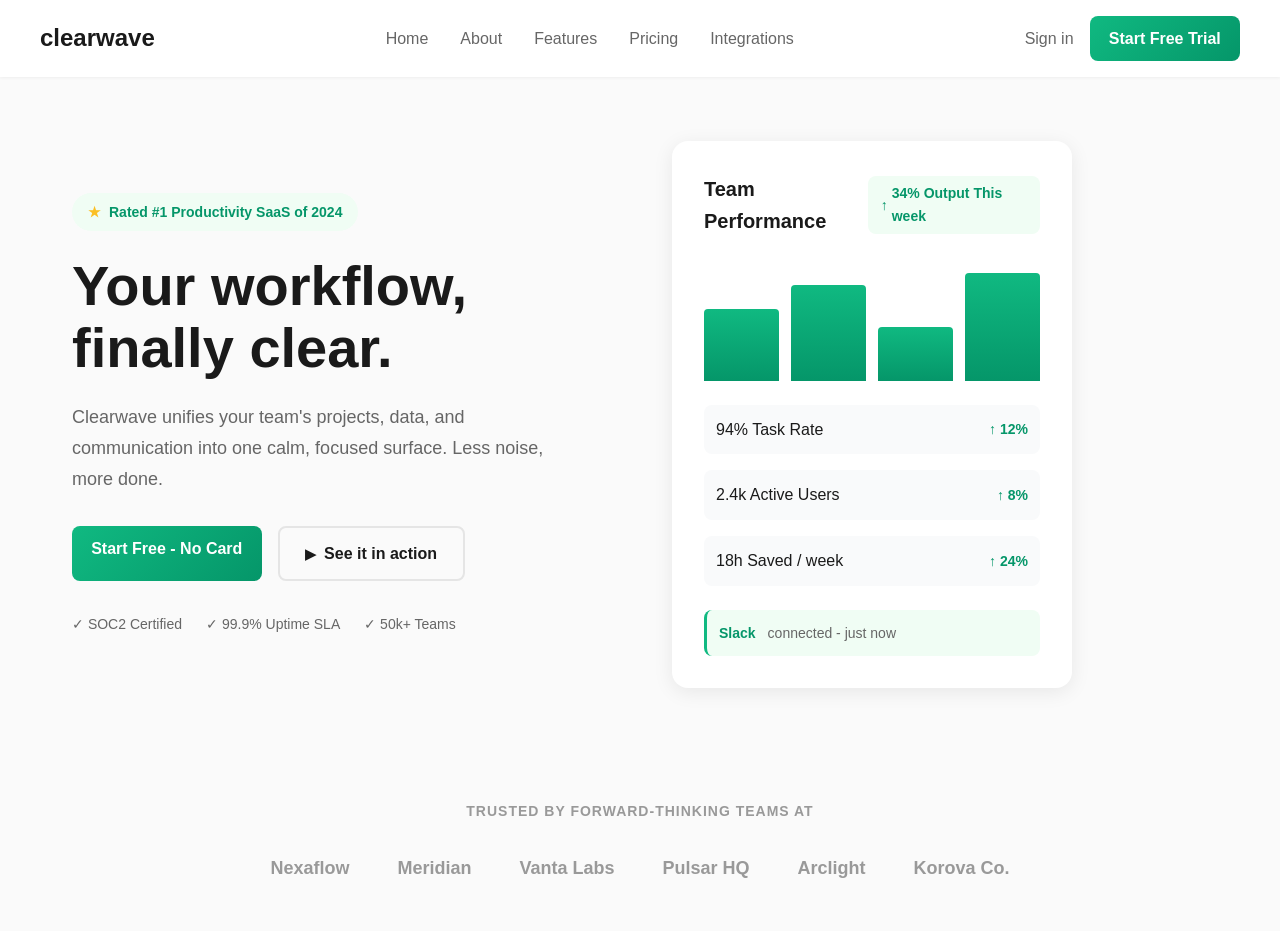
<file: index.html>
<!DOCTYPE html>
<html lang="en">
<head>
    <meta charset="UTF-8">
    <meta name="viewport" content="width=device-width, initial-scale=1.0">
    <title>Clearwave - Your workflow, finally clear</title>
    <link rel="stylesheet" href="style.css">
</head>
<body>
    <!-- Header -->
    <header class="header">
        <nav class="nav">
            <div class="logo">clearwave</div>
            <ul class="nav-links">
                <li><a href="index.html">Home</a></li>
                <li><a href="about.html">About</a></li>
                <li><a href="features.html">Features</a></li>
                <li><a href="pricing.html">Pricing</a></li>
                <li><a href="integrations.html">Integrations</a></li>
            </ul>
            <div class="nav-buttons">
                <a href="#" class="sign-in">Sign in</a>
                <a href="#" class="btn-primary">Start Free Trial</a>
            </div>
        </nav>
    </header>

    <!-- Hero Section -->
    <main class="hero">
        <div class="hero-content">
            <div class="badge">
                <span class="badge-icon">★</span>
                Rated #1 Productivity SaaS of 2024
            </div>
            <h1>Your workflow, finally clear.</h1>
            <p class="description">
                Clearwave unifies your team's projects, data, and communication into one calm, focused surface. Less noise, more done.
            </p>
            <div class="cta-buttons">
                <a href="#" class="btn-primary btn-largae">Start Free - No Card</a>
                <a href="#" class="btn-secondary">
                    <span class="play-icon">▶</span>
                    See it in action
                </a>
            </div>
            <div class="trust-badges">
                <span class="trust-item">✓ SOC2 Certified</span>
                <span class="trust-item">✓ 99.9% Uptime SLA</span>
                <span class="trust-item">✓ 50k+ Teams</span>
            </div>
        </div>

        <!-- Team Performance Card -->
        <div class="performance-card">
            <div class="card-header">
                <h3>Team Performance</h3>
                <div class="increase-badge">
                    <span class="arrow-up">↑</span>
                    34% Output This week
                </div>
            </div>
            <div class="chart">
                <div class="bar-container">
                    <div class="bar" style="height: 60%"></div>
                    <div class="bar" style="height: 80%"></div>
                    <div class="bar" style="height: 45%"></div>
                    <div class="bar" style="height: 90%"></div>
                </div>
            </div>
            <div class="metrics">
                <div class="metric">
                    <span class="metric-label">94% Task Rate</span>
                    <span class="metric-change positive">↑ 12%</span>
                </div>
                <div class="metric">
                    <span class="metric-label">2.4k Active Users</span>
                    <span class="metric-change positive">↑ 8%</span>
                </div>
                <div class="metric">
                    <span class="metric-label">18h Saved / week</span>
                    <span class="metric-change positive">↑ 24%</span>
                </div>
            </div>
            <div class="integration">
                <div class="integration-icon">Slack</div>
                <span class="integration-text">connected - just now</span>
            </div>
        </div>
    </main>

    <!-- Trusted By Section -->
    <section class="trusted-by">
        <p class="trusted-text">TRUSTED BY FORWARD-THINKING TEAMS AT</p>
        <div class="company-logos">
            <span class="logo-text">Nexaflow</span>
            <span class="logo-text">Meridian</span>
            <span class="logo-text">Vanta Labs</span>
            <span class="logo-text">Pulsar HQ</span>
            <span class="logo-text">Arclight</span>
            <span class="logo-text">Korova Co.</span>
        </div>
    </section>
</body>
</html>
</file>
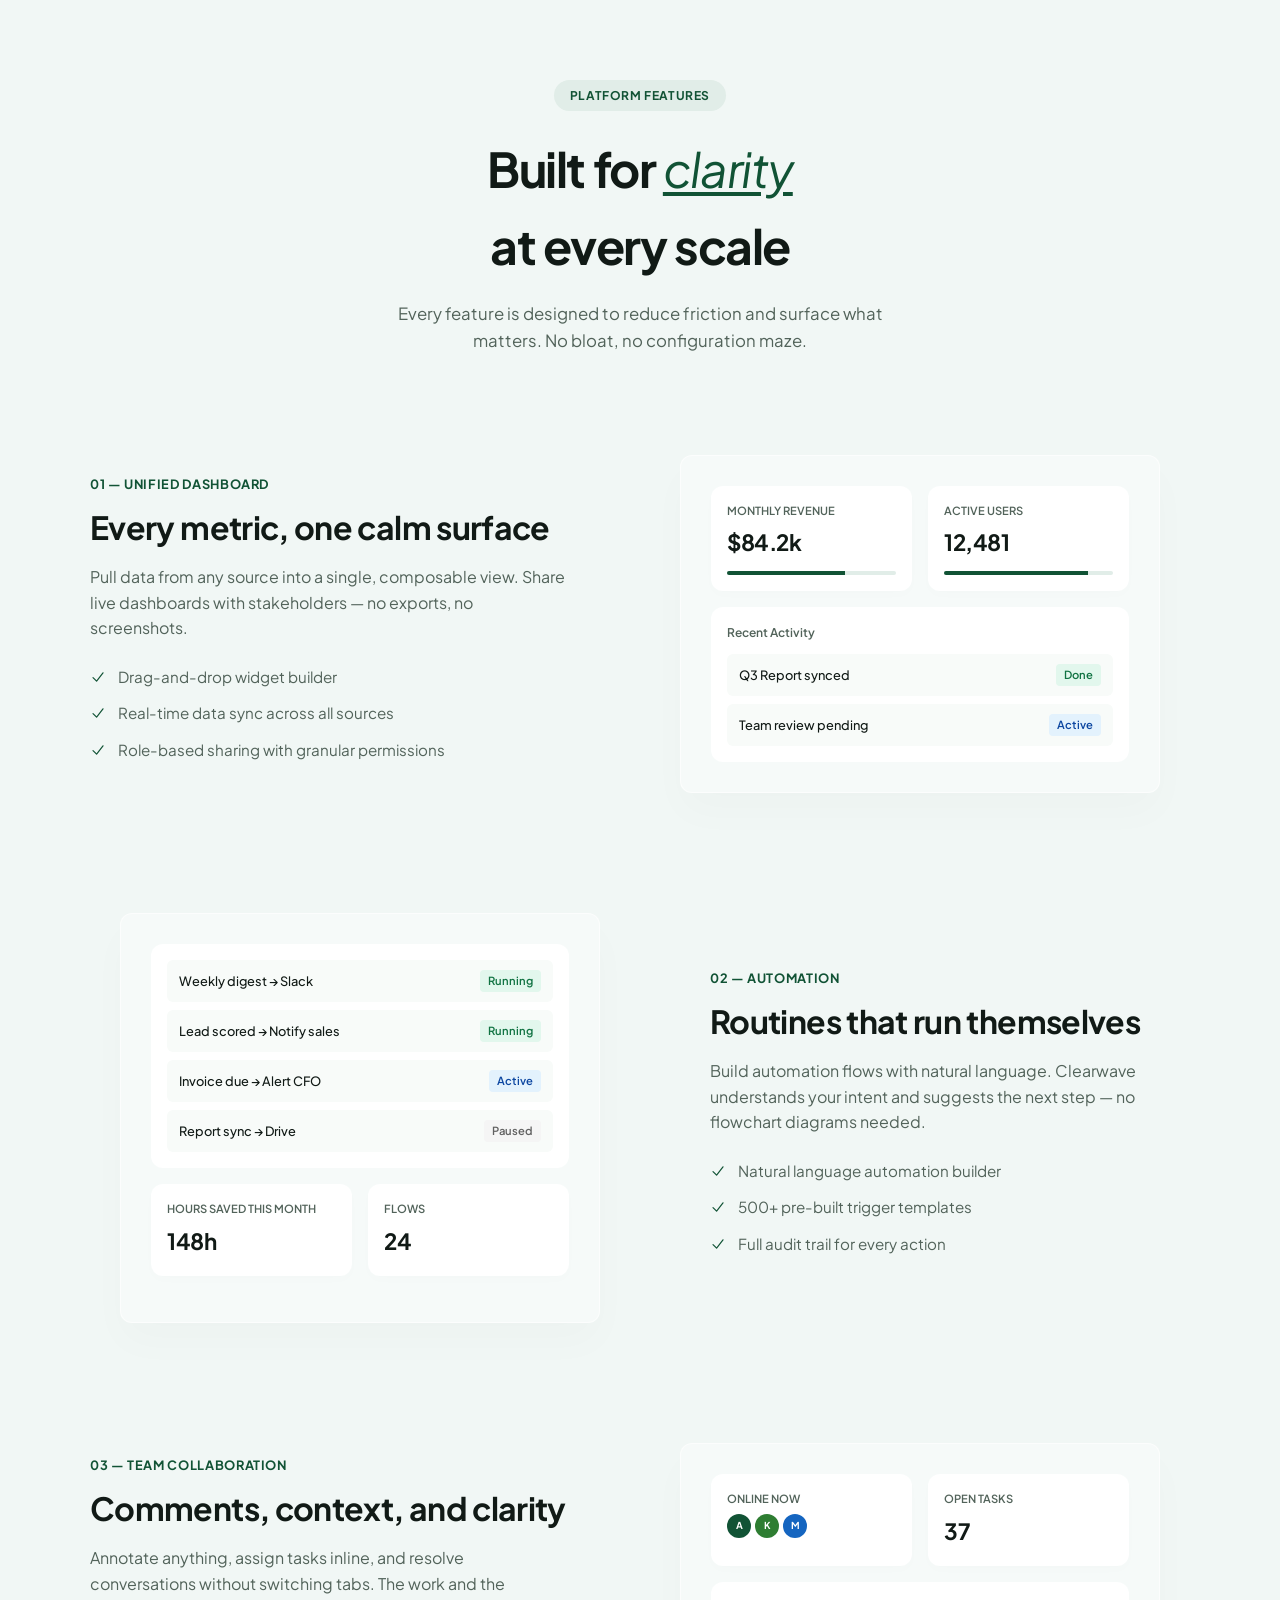
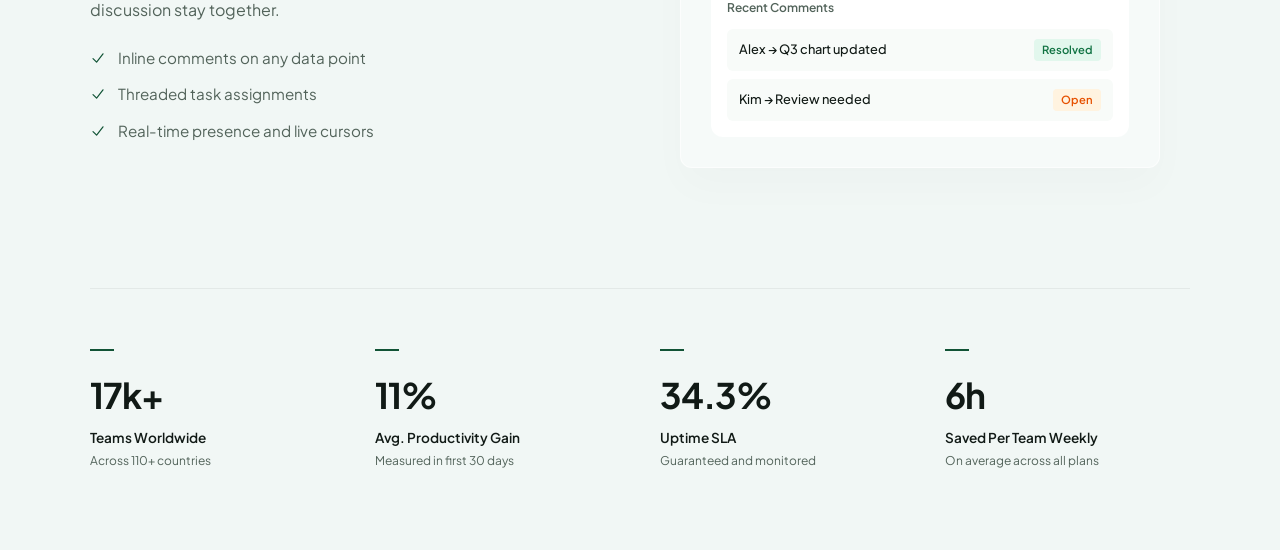
<file: features.html>
<!DOCTYPE html>
<html lang="en">
<head>
    <meta charset="UTF-8">
    <meta name="viewport" content="width=device-width, initial-scale=1.0">
    <title>Clearwave - Built for Clarity</title>
    <link rel="preconnect" href="https://fonts.googleapis.com">
    <link rel="preconnect" href="https://fonts.gstatic.com" crossorigin>
    <link href="https://fonts.googleapis.com/css2?family=Plus+Jakarta+Sans:ital,wght@0,300;0,400;0,500;0,600;0,700;1,400&display=swap" rel="stylesheet">
    
    <style>
        :root {
            --bg-color: #f1f7f5;
            --text-main: #111a16;
            --text-muted: #52635a;
            --accent-green: #115335;
            --accent-light-green: #e1ede8;
            --card-bg: #ffffff;
            --border-radius: 12px;
            --font-family: 'Plus Jakarta Sans', sans-serif;
        }

        * {
            box-sizing: border-box;
            margin: 0;
            padding: 0;
        }

        body {
            font-family: var(--font-family);
            background-color: var(--bg-color);
            color: var(--text-main);
            line-height: 1.6;
            padding: 80px 20px;
        }

        .container {
            max-width: 1100px;
            margin: 0 auto;
        }

        /* --- Header Section --- */
        .header {
            text-align: center;
            margin-bottom: 100px;
        }

        .badge {
            background-color: var(--accent-light-green);
            color: var(--accent-green);
            font-size: 0.75rem;
            font-weight: 700;
            letter-spacing: 0.05em;
            text-transform: uppercase;
            padding: 6px 16px;
            border-radius: 20px;
            display: inline-block;
            margin-bottom: 20px;
        }

        .header h1 {
            font-size: 3rem;
            font-weight: 700;
            letter-spacing: -0.03em;
            margin-bottom: 16px;
        }

        .header h1 span {
            font-style: italic;
            font-weight: 400;
            color: var(--accent-green);
            text-decoration: underline;
            text-underline-offset: 4px;
        }

        .header p {
            color: var(--text-muted);
            max-width: 500px;
            margin: 0 auto;
            font-size: 1.05rem;
        }

        /* --- Feature Section Layout --- */
        .feature-row {
            display: flex;
            align-items: center;
            justify-content: space-between;
            gap: 80px;
            margin-bottom: 120px;
        }

        .feature-row.reverse {
            flex-direction: row-reverse;
        }

        .feature-text {
            flex: 1;
            max-width: 480px;
        }

        .feature-tag {
            color: var(--accent-green);
            font-size: 0.8rem;
            font-weight: 700;
            text-transform: uppercase;
            letter-spacing: 0.05em;
            margin-bottom: 12px;
            display: block;
        }

        .feature-text h2 {
            font-size: 2rem;
            font-weight: 700;
            letter-spacing: -0.02em;
            margin-bottom: 16px;
            line-height: 1.3;
        }

        .feature-text p {
            color: var(--text-muted);
            margin-bottom: 24px;
            font-size: 1rem;
        }

        .feature-list {
            list-style: none;
        }

        .feature-list li {
            position: relative;
            padding-left: 28px;
            margin-bottom: 12px;
            color: var(--text-muted);
            font-size: 0.95rem;
        }

        /* Custom Checkmark svg */
        .feature-list li::before {
            content: "";
            position: absolute;
            left: 0;
            top: 4px;
            width: 16px;
            height: 16px;
            background-image: url("data:image/svg+xml,%3Csvg xmlns='http://www.w3.org/2000/svg' viewBox='0 0 20 20' fill='%23115335'%3E%3Cpath fill-rule='evenodd' d='M16.704 4.153a.75.75 0 01.143 1.052l-8 10.5a.75.75 0 01-1.127.075l-4.5-4.5a.75.75 0 011.06-1.06l3.894 3.893 7.48-9.817a.75.75 0 011.05-.143z' clip-rule='evenodd'/%3E%3C/svg%3E");
            background-size: contain;
            background-repeat: no-repeat;
        }

        .feature-visual {
            flex: 1;
            display: flex;
            justify-content: center;
        }

        /* --- Dashboard/Card Mockups CSS --- */
        .mockup-canvas {
            background-color: rgba(255, 255, 255, 0.4);
            border: 1px solid rgba(255, 255, 255, 0.6);
            border-radius: var(--border-radius);
            padding: 30px;
            width: 100%;
            max-width: 480px;
            box-shadow: 0 20px 40px rgba(0,0,0,0.02);
        }

        .grid-2 {
            display: grid;
            grid-template-columns: 1fr 1fr;
            gap: 16px;
            margin-bottom: 16px;
        }

        .card {
            background: var(--card-bg);
            padding: 16px;
            border-radius: var(--border-radius);
            box-shadow: 0 4px 12px rgba(0,0,0,0.01);
        }

        .card-label {
            font-size: 0.7rem;
            color: var(--text-muted);
            text-transform: uppercase;
            font-weight: 600;
            margin-bottom: 6px;
        }

        .card-value {
            font-size: 1.4rem;
            font-weight: 700;
            letter-spacing: -0.02em;
        }

        .card-progress {
            height: 4px;
            background-color: var(--accent-light-green);
            border-radius: 2px;
            margin-top: 10px;
            overflow: hidden;
        }

        .card-progress .fill {
            height: 100%;
            background-color: var(--accent-green);
            width: 70%;
        }

        .list-card {
            background: var(--card-bg);
            border-radius: var(--border-radius);
            padding: 16px;
        }

        .list-card-title {
            font-size: 0.75rem;
            color: var(--text-muted);
            margin-bottom: 12px;
            font-weight: 600;
        }

        .list-item {
            display: flex;
            justify-content: space-between;
            align-items: center;
            padding: 10px 12px;
            background-color: #f8fbf9;
            border-radius: 6px;
            margin-bottom: 8px;
            font-size: 0.8rem;
            font-weight: 500;
        }
        .list-item:last-child { margin-bottom: 0; }

        .status-tag {
            font-size: 0.7rem;
            padding: 2px 8px;
            border-radius: 4px;
            font-weight: 600;
        }
        .status-tag.done { background-color: #e2f7ed; color: #117343; }
        .status-tag.active { background-color: #e3f2fd; color: #0d47a1; }
        .status-tag.paused { background-color: #f5f5f5; color: #616161; }
        .status-tag.open { background-color: #fff3e0; color: #e65100; }

        /* --- Stats Section --- */
        .stats-section {
            border-top: 1px solid rgba(0,0,0,0.06);
            padding-top: 60px;
            margin-top: 80px;
            display: grid;
            grid-template-columns: repeat(4, 1fr);
            gap: 40px;
        }

        .stat-item {
            position: relative;
        }

        .stat-line {
            width: 24px;
            height: 2px;
            background-color: var(--accent-green);
            margin-bottom: 16px;
        }

        .stat-number {
            font-size: 2.2rem;
            font-weight: 700;
            letter-spacing: -0.03em;
            margin-bottom: 4px;
        }

        .stat-label {
            font-size: 0.85rem;
            font-weight: 600;
            margin-bottom: 2px;
        }

        .stat-sub {
            font-size: 0.75rem;
            color: var(--text-muted);
        }

        /* --- Responsive Queries --- */
        @media (max-width: 768px) {
            .feature-row, .feature-row.reverse {
                flex-direction: column;
                gap: 40px;
                margin-bottom: 80px;
            }
            .stats-section {
                grid-template-columns: repeat(2, 1fr);
                gap: 30px;
            }
            .header h1 {
                font-size: 2.2rem;
            }
        }
    </style>
</head>
<body>

<div class="container">

    <header class="header">
        <span class="badge">Platform Features</span>
        <h1>Built for <span>clarity</span><br>at every scale</h1>
        <p>Every feature is designed to reduce friction and surface what matters. No bloat, no configuration maze.</p>
    </header>

    <section class="feature-row">
        <div class="feature-text">
            <span class="feature-tag">01 — Unified Dashboard</span>
            <h2>Every metric, one calm surface</h2>
            <p>Pull data from any source into a single, composable view. Share live dashboards with stakeholders — no exports, no screenshots.</p>
            <ul class="feature-list">
                <li>Drag-and-drop widget builder</li>
                <li>Real-time data sync across all sources</li>
                <li>Role-based sharing with granular permissions</li>
            </ul>
        </div>
        <div class="feature-visual">
            <div class="mockup-canvas">
                <div class="grid-2">
                    <div class="card">
                        <div class="card-label">Monthly Revenue</div>
                        <div class="card-value">$84.2k</div>
                        <div class="card-progress"><div class="fill"></div></div>
                    </div>
                    <div class="card">
                        <div class="card-label">Active Users</div>
                        <div class="card-value">12,481</div>
                        <div class="card-progress"><div class="fill" style="width: 85%;"></div></div>
                    </div>
                </div>
                <div class="list-card">
                    <div class="list-card-title">Recent Activity</div>
                    <div class="list-item">
                        <span>Q3 Report synced</span>
                        <span class="status-tag done">Done</span>
                    </div>
                    <div class="list-item">
                        <span>Team review pending</span>
                        <span class="status-tag active">Active</span>
                    </div>
                </div>
            </div>
        </div>
    </section>

    <section class="feature-row reverse">
        <div class="feature-text">
            <span class="feature-tag">02 — Automation</span>
            <h2>Routines that run themselves</h2>
            <p>Build automation flows with natural language. Clearwave understands your intent and suggests the next step — no flowchart diagrams needed.</p>
            <ul class="feature-list">
                <li>Natural language automation builder</li>
                <li>500+ pre-built trigger templates</li>
                <li>Full audit trail for every action</li>
            </ul>
        </div>
        <div class="feature-visual">
            <div class="mockup-canvas">
                <div class="list-card" style="margin-bottom: 16px;">
                    <div class="list-item">
                        <span>Weekly digest → Slack</span>
                        <span class="status-tag done">Running</span>
                    </div>
                    <div class="list-item">
                        <span>Lead scored → Notify sales</span>
                        <span class="status-tag done">Running</span>
                    </div>
                    <div class="list-item">
                        <span>Invoice due → Alert CFO</span>
                        <span class="status-tag active">Active</span>
                    </div>
                    <div class="list-item">
                        <span>Report sync → Drive</span>
                        <span class="status-tag paused">Paused</span>
                    </div>
                </div>
                <div class="grid-2">
                    <div class="card">
                        <div class="card-label">Hours Saved This Month</div>
                        <div class="card-value">148h</div>
                    </div>
                    <div class="card">
                        <div class="card-label">Flows</div>
                        <div class="card-value">24</div>
                    </div>
                </div>
            </div>
        </div>
    </section>

    <section class="feature-row">
        <div class="feature-text">
            <span class="feature-tag">03 — Team Collaboration</span>
            <h2>Comments, context, and clarity</h2>
            <p>Annotate anything, assign tasks inline, and resolve conversations without switching tabs. The work and the discussion stay together.</p>
            <ul class="feature-list">
                <li>Inline comments on any data point</li>
                <li>Threaded task assignments</li>
                <li>Real-time presence and live cursors</li>
            </ul>
        </div>
        <div class="feature-visual">
            <div class="mockup-canvas">
                <div class="grid-2" style="margin-bottom: 16px;">
                    <div class="card">
                        <div class="card-label">Online Now</div>
                        <div class="card-value" style="font-size: 1.1rem; display: flex; gap: 4px; margin-top: 4px;">
                            <span style="background:#115335; color:white; width:24px; height:24px; border-radius:50%; display:inline-flex; align-items:center; justify-content:center; font-size:0.6rem;">A</span>
                            <span style="background:#2e7d32; color:white; width:24px; height:24px; border-radius:50%; display:inline-flex; align-items:center; justify-content:center; font-size:0.6rem;">K</span>
                            <span style="background:#1565c0; color:white; width:24px; height:24px; border-radius:50%; display:inline-flex; align-items:center; justify-content:center; font-size:0.6rem;">M</span>
                        </div>
                    </div>
                    <div class="card">
                        <div class="card-label">Open Tasks</div>
                        <div class="card-value">37</div>
                    </div>
                </div>
                <div class="list-card">
                    <div class="list-card-title">Recent Comments</div>
                    <div class="list-item">
                        <span>Alex → Q3 chart updated</span>
                        <span class="status-tag done">Resolved</span>
                    </div>
                    <div class="list-item">
                        <span>Kim → Review needed</span>
                        <span class="status-tag open">Open</span>
                    </div>
                </div>
            </div>
        </div>
    </section>

    <footer class="stats-section">
        <div class="stat-item">
            <div class="stat-line"></div>
            <div class="stat-number">17k+</div>
            <div class="stat-label">Teams Worldwide</div>
            <div class="stat-sub">Across 110+ countries</div>
        </div>
        <div class="stat-item">
            <div class="stat-line"></div>
            <div class="stat-number">11%</div>
            <div class="stat-label">Avg. Productivity Gain</div>
            <div class="stat-sub">Measured in first 30 days</div>
        </div>
        <div class="stat-item">
            <div class="stat-line"></div>
            <div class="stat-number">34.3%</div>
            <div class="stat-label">Uptime SLA</div>
            <div class="stat-sub">Guaranteed and monitored</div>
        </div>
        <div class="stat-item">
            <div class="stat-line"></div>
            <div class="stat-number">6h</div>
            <div class="stat-label">Saved Per Team Weekly</div>
            <div class="stat-sub">On average across all plans</div>
        </div>
    </footer>

</div>

</body>
</html>
</file>
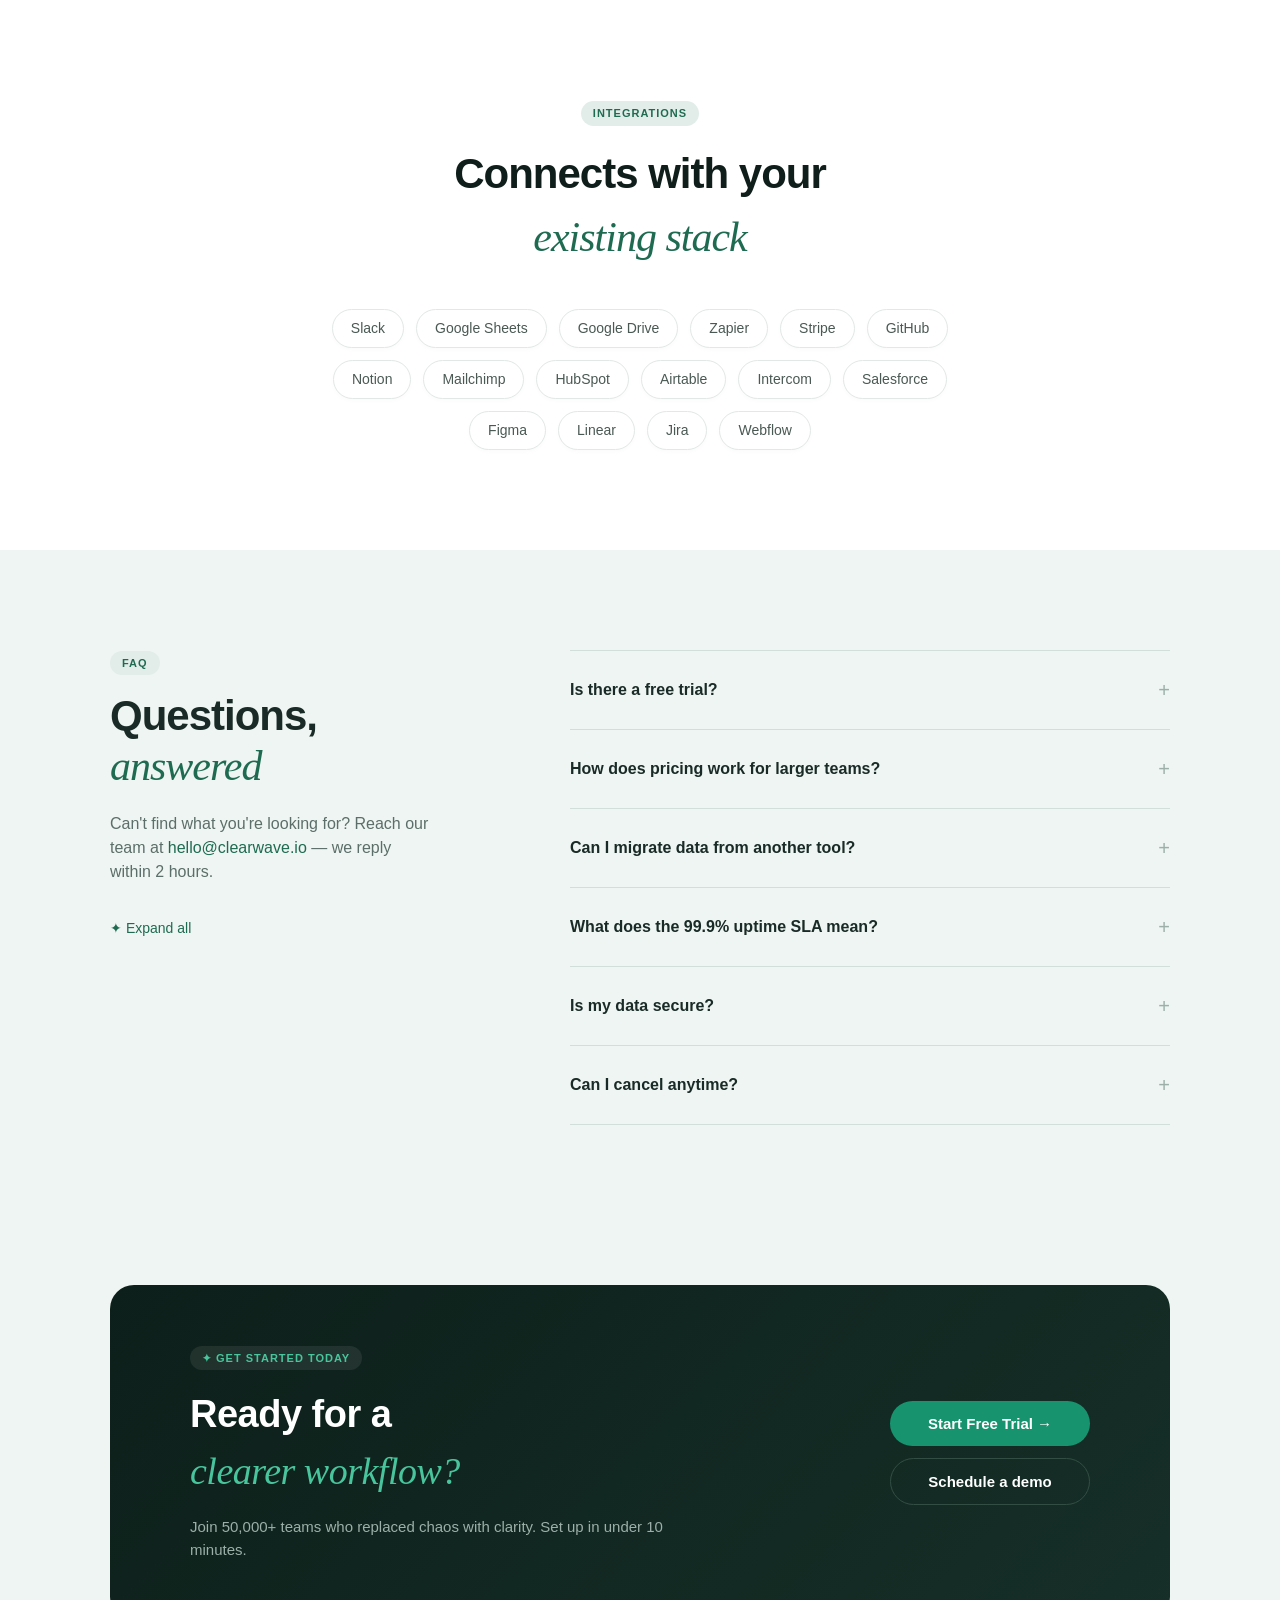
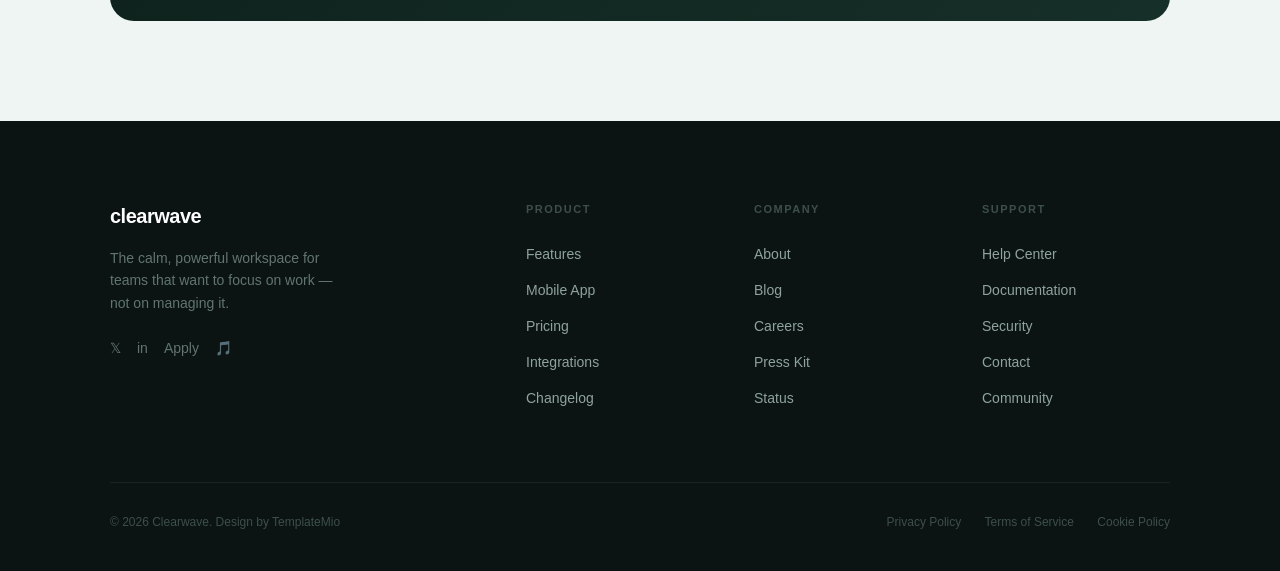
<file: integrations.html>
<!DOCTYPE html>
<html lang="en">
<head>
    <meta charset="UTF-8">
    <meta name="viewport" content="width=device-width, initial-scale=1.0">
    <title>Clearwave Landing Page Sections</title>
    <style>
        /* --- Global Reset & Base Styles --- */
        * {
            margin: 0;
            padding: 0;
            box-sizing: border-box;
        }

        body {
            font-family: -apple-system, BlinkMacSystemFont, "Segoe UI", Roboto, Helvetica, Arial, sans-serif;
            background-color: #f4f7f6;
            color: #1a2b27;
            line-height: 1.5;
        }

        .container {
            max-width: 1100px;
            margin: 0 auto;
            padding: 0 20px;
        }

        /* Serif-like styling for italicized accent headers */
        .italic-accent {
            font-family: Georgia, serif;
            font-style: italic;
            font-weight: 400;
            color: #1f6b52;
        }

        .badge {
            display: inline-block;
            background-color: #e2ede9;
            color: #1f6b52;
            text-transform: uppercase;
            font-size: 11px;
            font-weight: 700;
            letter-spacing: 1px;
            padding: 4px 12px;
            border-radius: 20px;
            margin-bottom: 16px;
        }

        /* --- Section 1: Integrations --- */
        .integrations-section {
            background-color: #ffffff;
            padding: 100px 0;
            text-align: center;
        }

        .integrations-section h2 {
            font-size: 42px;
            font-weight: 700;
            letter-spacing: -1px;
            margin-bottom: 40px;
            color: #0f1e1a;
        }

        .tags-container {
            display: flex;
            flex-wrap: wrap;
            justify-content: center;
            gap: 12px;
            max-width: 700px;
            margin: 0 auto;
        }

        .tag {
            background-color: #ffffff;
            border: 1px solid #e1e8e5;
            color: #4a5954;
            padding: 8px 18px;
            border-radius: 20px;
            font-size: 14px;
            font-weight: 500;
            box-shadow: 0 2px 4px rgba(0,0,0,0.02);
        }

        /* --- Section 2: FAQ --- */
        .faq-section {
            background-color: #eef5f2;
            padding: 100px 0;
        }

        .faq-grid {
            display: grid;
            grid-template-columns: 1fr 1.5fr;
            gap: 60px;
        }

        .faq-info h2 {
            font-size: 42px;
            font-weight: 700;
            letter-spacing: -1px;
            line-height: 1.2;
            margin-bottom: 20px;
        }

        .faq-info p {
            color: #5c6e69;
            font-size: 16px;
            margin-bottom: 24px;
            max-width: 320px;
        }

        .faq-info a {
            color: #1f6b52;
            text-decoration: none;
            font-weight: 500;
        }

        .faq-link {
            display: inline-block;
            margin-top: 10px;
            font-size: 14px;
            font-weight: 600;
        }

        .faq-list {
            border-top: 1px solid #d2ded9;
        }

        .faq-item {
            border-bottom: 1px solid #d2ded9;
            padding: 24px 0;
            display: flex;
            justify-content: space-between;
            align-items: center;
            cursor: pointer;
        }

        .faq-question {
            font-size: 16px;
            font-weight: 600;
            color: #1a2b27;
        }

        .faq-toggle {
            color: #9cb0a9;
            font-size: 20px;
            font-weight: 300;
        }

        /* --- Section 3: Call To Action (CTA) --- */
        .cta-section {
            background-color: #eef5f2;
            padding: 60px 0 100px 0;
        }

        .cta-box {
            background: linear-gradient(135deg, #0d1f1a 0%, #162f28 100%);
            border-radius: 24px;
            padding: 60px 80px;
            display: flex;
            justify-content: space-between;
            align-items: center;
            color: #ffffff;
        }

        .cta-content {
            max-width: 500px;
        }

        .cta-box h2 {
            font-size: 38px;
            font-weight: 600;
            margin-bottom: 16px;
            letter-spacing: -0.5px;
        }

        .cta-box h2 .italic-accent {
            color: #49c59d;
        }

        .cta-box p {
            color: #9cb0a9;
            font-size: 15px;
        }

        .cta-buttons {
            display: flex;
            flex-direction: column;
            gap: 12px;
            min-width: 200px;
        }

        .btn-primary {
            background-color: #17946e;
            color: white;
            border: none;
            padding: 14px 28px;
            border-radius: 30px;
            font-size: 15px;
            font-weight: 600;
            cursor: pointer;
            text-align: center;
            transition: background 0.2s;
        }

        .btn-primary:hover {
            background-color: #137d5d;
        }

        .btn-secondary {
            background-color: transparent;
            color: #ffffff;
            border: 1px solid #334d44;
            padding: 14px 28px;
            border-radius: 30px;
            font-size: 15px;
            font-weight: 600;
            cursor: pointer;
            text-align: center;
            transition: background 0.2s;
        }

        .btn-secondary:hover {
            background-color: rgba(255,255,255,0.05);
        }

        /* --- Section 4: Footer --- */
        .footer {
            background-color: #0b1412;
            color: #ffffff;
            padding: 80px 0 40px 0;
        }

        .footer-grid {
            display: grid;
            grid-template-columns: 2fr 1fr 1fr 1fr;
            gap: 40px;
            border-bottom: 1px solid #182522;
            padding-bottom: 60px;
        }

        .footer-brand .logo {
            font-size: 20px;
            font-weight: 700;
            letter-spacing: -0.5px;
            margin-bottom: 16px;
        }

        .footer-brand p {
            color: #617570;
            font-size: 14px;
            max-width: 240px;
            margin-bottom: 24px;
            line-height: 1.6;
        }

        .social-icons {
            display: flex;
            gap: 16px;
        }

        .social-icons a {
            color: #617570;
            text-decoration: none;
            font-size: 14px;
        }

        .footer-column h4 {
            font-size: 11px;
            text-transform: uppercase;
            letter-spacing: 1.5px;
            color: #3d4f4a;
            margin-bottom: 24px;
            font-weight: 700;
        }

        .footer-column ul {
            list-style: none;
        }

        .footer-column ul li {
            margin-bottom: 12px;
        }

        .footer-column ul li a {
            color: #8fa39e;
            text-decoration: none;
            font-size: 14px;
            transition: color 0.2s;
        }

        .footer-column ul li a:hover {
            color: #ffffff;
        }

        .footer-bottom {
            padding-top: 30px;
            display: flex;
            justify-content: space-between;
            align-items: center;
            font-size: 12px;
            color: #3d4f4a;
        }

        .footer-links a {
            color: #3d4f4a;
            text-decoration: none;
            margin-left: 20px;
        }

        /* --- Responsive Media Queries --- */
        @media (max-width: 768px) {
            .faq-grid {
                grid-template-columns: 1fr;
                gap: 40px;
            }
            .cta-box {
                flex-direction: column;
                text-align: center;
                padding: 40px 30px;
                gap: 30px;
            }
            .footer-grid {
                grid-template-columns: 1fr 1fr;
                gap: 30px;
            }
            .footer-bottom {
                flex-direction: column;
                gap: 15px;
                text-align: center;
            }
            .footer-links a {
                margin: 0 10px;
            }
        }
    </style>
</head>
<body>

    <section class="integrations-section">
        <div class="container">
            <span class="badge">Integrations</span>
            <h2>Connects with your<br><span class="italic-accent">existing stack</span></h2>
            
            <div class="tags-container">
                <div class="tag">Slack</div>
                <div class="tag">Google Sheets</div>
                <div class="tag">Google Drive</div>
                <div class="tag">Zapier</div>
                <div class="tag">Stripe</div>
                <div class="tag">GitHub</div>
                <div class="tag">Notion</div>
                <div class="tag">Mailchimp</div>
                <div class="tag">HubSpot</div>
                <div class="tag">Airtable</div>
                <div class="tag">Intercom</div>
                <div class="tag">Salesforce</div>
                <div class="tag">Figma</div>
                <div class="tag">Linear</div>
                <div class="tag">Jira</div>
                <div class="tag">Webflow</div>
            </div>
        </div>
    </section>

    <section class="faq-section">
        <div class="container">
            <div class="faq-grid">
                <div class="faq-info">
                    <span class="badge">FAQ</span>
                    <h2>Questions,<br><span class="italic-accent">answered</span></h2>
                    <p>Can't find what you're looking for? Reach our team at <a href="mailto:hello@clearwave.io">hello@clearwave.io</a> — we reply within 2 hours.</p>
                    <a href="#" class="faq-link">✦ Expand all</a>
                </div>
                
                <div>
                    <div class="faq-list">
                        <div class="faq-item">
                            <span class="faq-question">Is there a free trial?</span>
                            <span class="faq-toggle">+</span>
                        </div>
                        <div class="faq-item">
                            <span class="faq-question">How does pricing work for larger teams?</span>
                            <span class="faq-toggle">+</span>
                        </div>
                        <div class="faq-item">
                            <span class="faq-question">Can I migrate data from another tool?</span>
                            <span class="faq-toggle">+</span>
                        </div>
                        <div class="faq-item">
                            <span class="faq-question">What does the 99.9% uptime SLA mean?</span>
                            <span class="faq-toggle">+</span>
                        </div>
                        <div class="faq-item">
                            <span class="faq-question">Is my data secure?</span>
                            <span class="faq-toggle">+</span>
                        </div>
                        <div class="faq-item">
                            <span class="faq-question">Can I cancel anytime?</span>
                            <span class="faq-toggle">+</span>
                        </div>
                    </div>
                </div>
            </div>
        </div>
    </section>

    <section class="cta-section">
        <div class="container">
            <div class="cta-box">
                <div class="cta-content">
                    <span class="badge" style="background-color: rgba(255,255,255,0.08); color: #49c59d;">✦ Get started today</span>
                    <h2>Ready for a<br><span class="italic-accent">clearer workflow?</span></h2>
                    <p>Join 50,000+ teams who replaced chaos with clarity. Set up in under 10 minutes.</p>
                </div>
                <div class="cta-buttons">
                    <button class="btn-primary">Start Free Trial →</button>
                    <button class="btn-secondary">Schedule a demo</button>
                </div>
            </div>
        </div>
    </section>

    <footer class="footer">
        <div class="container">
            <div class="footer-grid">
                <div class="footer-brand">
                    <div class="logo">clearwave</div>
                    <p>The calm, powerful workspace for teams that want to focus on work — not on managing it.</p>
                    <div class="social-icons">
                        <a href="#">𝕏</a>
                        <a href="#">in</a>
                        <a href="#">Apply</a>
                        <a href="#">🎵</a>
                    </div>
                </div>
                
                <div class="footer-column">
                    <h4>Product</h4>
                    <ul>
                        <li><a href="#">Features</a></li>
                        <li><a href="#">Mobile App</a></li>
                        <li><a href="#">Pricing</a></li>
                        <li><a href="#">Integrations</a></li>
                        <li><a href="#">Changelog</a></li>
                    </ul>
                </div>

                <div class="footer-column">
                    <h4>Company</h4>
                    <ul>
                        <li><a href="#">About</a></li>
                        <li><a href="#">Blog</a></li>
                        <li><a href="#">Careers</a></li>
                        <li><a href="#">Press Kit</a></li>
                        <li><a href="#">Status</a></li>
                    </ul>
                </div>

                <div class="footer-column">
                    <h4>Support</h4>
                    <ul>
                        <li><a href="#">Help Center</a></li>
                        <li><a href="#">Documentation</a></li>
                        <li><a href="#">Security</a></li>
                        <li><a href="#">Contact</a></li>
                        <li><a href="#">Community</a></li>
                    </ul>
                </div>
            </div>

            <div class="footer-bottom">
                <div>© 2026 Clearwave. Design by TemplateMio</div>
                <div class="footer-links">
                    <a href="#">Privacy Policy</a>
                    <a href="#">Terms of Service</a>
                    <a href="#">Cookie Policy</a>
                </div>
            </div>
        </div>
    </footer>

</body>
</html>
</file>
<file: style.css>
* {
    margin: 0;
    padding: 0;
    box-sizing: border-box;
}

body {
    font-family: -apple-system, BlinkMacSystemFont, 'Segoe UI', Roboto, Oxygen, Ubuntu, Cantarell, sans-serif;
    background-color: #fafafa;
    color: #1a1a1a;
    line-height: 1.6;
}

/* Header */
.header {
    background: white;
    padding: 1rem 2rem;
    position: sticky;
    top: 0;
    z-index: 100;
    box-shadow: 0 1px 3px rgba(0, 0, 0, 0.05);
}

.nav {
    max-width: 1200px;
    margin: 0 auto;
    display: flex;
    justify-content: space-between;
    align-items: center;
}

.logo {
    font-size: 1.5rem;
    font-weight: 700;
    color: #1a1a1a;
}

.nav-links {
    display: flex;
    list-style: none;
    gap: 2rem;
}

.nav-links a {
    text-decoration: none;
    color: #666;
    font-weight: 500;
    transition: color 0.2s;
}

.nav-links a:hover {
    color: #1a1a1a;
}

.nav-buttons {
    display: flex;
    align-items: center;
    gap: 1rem;
}

.sign-in {
    text-decoration: none;
    color: #666;
    font-weight: 500;
}

.btn-primary {
    background: linear-gradient(135deg, #10b981 0%, #059669 100%);
    color: white;
    padding: 0.6rem 1.2rem;
    border-radius: 8px;
    text-decoration: none;
    font-weight: 600;
    transition: transform 0.2s, box-shadow 0.2s;
    border: none;
    cursor: pointer;
}

.btn-primary:hover {
    transform: translateY(-2px);
    box-shadow: 0 4px 12px rgba(16, 185, 129, 0.3);
}

.btn-large {
    padding: 0.8rem 1.6rem;
    font-size: 1rem;
}

/* Hero Section */
.hero {
    max-width: 1200px;
    margin: 0 auto;
    padding: 4rem 2rem;
    display: grid;
    grid-template-columns: 1fr 1fr;
    gap: 4rem;
    align-items: center;
}

.hero-content {
    max-width: 500px;
}

.badge {
    display: inline-flex;
    align-items: center;
    gap: 0.5rem;
    background: #f0fdf4;
    color: #059669;
    padding: 0.5rem 1rem;
    border-radius: 20px;
    font-size: 0.875rem;
    font-weight: 600;
    margin-bottom: 1.5rem;
}

.badge-icon {
    color: #fbbf24;
}

h1 {
    font-size: 3.5rem;
    font-weight: 800;
    line-height: 1.1;
    margin-bottom: 1.5rem;
    color: #1a1a1a;
}

.description {
    font-size: 1.125rem;
    color: #666;
    margin-bottom: 2rem;
    line-height: 1.7;
}

.cta-buttons {
    display: flex;
    gap: 1rem;
    margin-bottom: 2rem;
}

.btn-secondary {
    display: flex;
    align-items: center;
    gap: 0.5rem;
    text-decoration: none;
    color: #1a1a1a;
    font-weight: 600;
    padding: 0.8rem 1.6rem;
    border: 2px solid #e5e5e5;
    border-radius: 8px;
    transition: all 0.2s;
}

.btn-secondary:hover {
    border-color: #1a1a1a;
    background: #1a1a1a;
    color: white;
}

.play-icon {
    font-size: 0.875rem;
}

.trust-badges {
    display: flex;
    gap: 1.5rem;
    flex-wrap: wrap;
}

.trust-item {
    font-size: 0.875rem;
    color: #666;
    display: flex;
    align-items: center;
    gap: 0.25rem;
}

/* Performance Card */
.performance-card {
    background: white;
    border-radius: 16px;
    padding: 2rem;
    box-shadow: 0 4px 20px rgba(0, 0, 0, 0.08);
    max-width: 400px;
}

.card-header {
    display: flex;
    justify-content: space-between;
    align-items: center;
    margin-bottom: 1.5rem;
}

.card-header h3 {
    font-size: 1.25rem;
    font-weight: 700;
}

.increase-badge {
    display: flex;
    align-items: center;
    gap: 0.25rem;
    background: #f0fdf4;
    color: #059669;
    padding: 0.4rem 0.8rem;
    border-radius: 8px;
    font-size: 0.875rem;
    font-weight: 600;
}

.arrow-up {
    color: #059669;
}

.chart {
    margin-bottom: 1.5rem;
}

.bar-container {
    display: flex;
    gap: 0.75rem;
    align-items: flex-end;
    height: 120px;
}

.bar {
    flex: 1;
    background: linear-gradient(180deg, #10b981 0%, #059669 100%);
    border-radius: 4px 4px 0 0;
    transition: height 0.3s ease;
}

.metrics {
    display: flex;
    flex-direction: column;
    gap: 1rem;
    margin-bottom: 1.5rem;
}

.metric {
    display: flex;
    justify-content: space-between;
    align-items: center;
    padding: 0.75rem;
    background: #f9fafb;
    border-radius: 8px;
}

.metric-label {
    font-weight: 500;
    color: #1a1a1a;
}

.metric-change {
    font-size: 0.875rem;
    font-weight: 600;
}

.metric-change.positive {
    color: #059669;
}

.integration {
    display: flex;
    align-items: center;
    gap: 0.75rem;
    padding: 0.75rem;
    background: #f0fdf4;
    border-radius: 8px;
    border-left: 3px solid #10b981;
}

.integration-icon {
    font-weight: 700;
    color: #059669;
    font-size: 0.875rem;
}

.integration-text {
    font-size: 0.875rem;
    color: #666;
}

/* Trusted By Section */
.trusted-by {
    max-width: 1200px;
    margin: 0 auto;
    padding: 3rem 2rem;
    text-align: center;
}

.trusted-text {
    font-size: 0.875rem;
    color: #999;
    font-weight: 600;
    letter-spacing: 1px;
    margin-bottom: 2rem;
}

.company-logos {
    display: flex;
    justify-content: center;
    gap: 3rem;
    flex-wrap: wrap;
}

.logo-text {
    font-size: 1.125rem;
    font-weight: 600;
    color: #999;
    transition: color 0.2s;
}

.logo-text:hover {
    color: #1a1a1a;
}

/* Responsive Design */
@media (max-width: 968px) {
    .hero {
        grid-template-columns: 1fr;
        gap: 3rem;
        text-align: center;
    }

    .hero-content {
        max-width: 100%;
    }

    .cta-buttons {
        justify-content: center;
    }

    .trust-badges {
        justify-content: center;
    }

    .performance-card {
        max-width: 100%;
        margin: 0 auto;
    }
}

@media (max-width: 768px) {
    .nav-links {
        display: none;
    }

    h1 {
        font-size: 2.5rem;
    }

    .company-logos {
        gap: 1.5rem;
    }

    .cta-buttons {
        flex-direction: column;
    }
}
</file>
